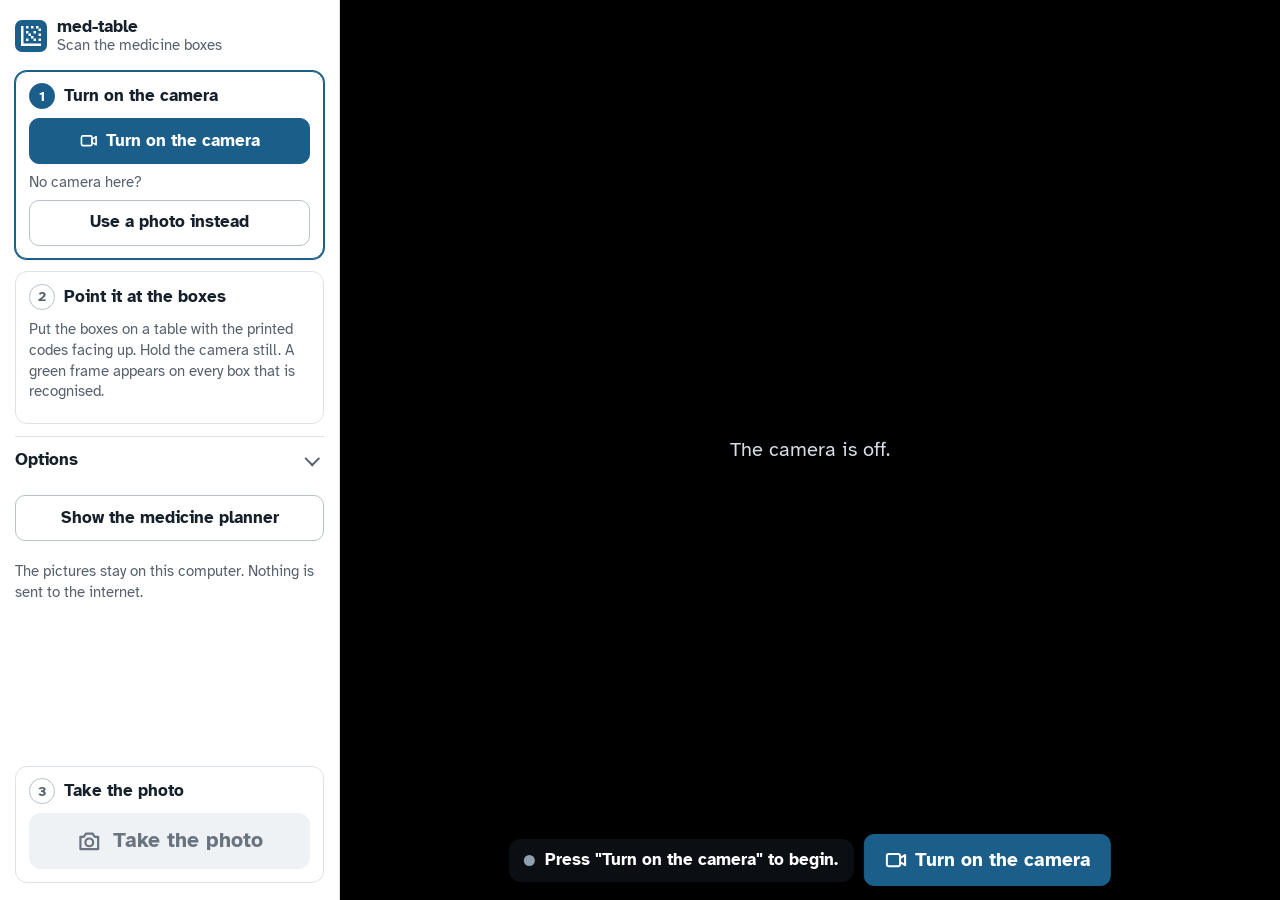
<file: web/camera.html>
<!doctype html>
<html lang="en">
<head>
<meta charset="utf-8">
<title>Scan the medicine boxes</title>
<meta name="viewport" content="width=device-width, initial-scale=1, viewport-fit=cover">
<link rel="icon" href="./favicon.svg" type="image/svg+xml">
<link rel="stylesheet" href="./ui.css">
<style>
  #video, #fake { position: absolute; left: 0; top: 0; width: 100%; height: 100%; object-fit: contain; display: none; }
  #idle { position: absolute; inset: 0; display: flex; align-items: center; justify-content: center; color: #d5dde6; font-size: 1.2rem; text-align: center; padding: 1.5rem; }
  label.btn { display: flex; align-items: center; justify-content: center; text-align: center; }
  #sticky { position: sticky; bottom: 0; background: var(--paper); padding: .4rem 0 .2rem; margin-top: auto; }
  #applink { display: none; padding: 1rem; line-height: 1.5; }
</style>
</head>
<body>
<aside id="side" aria-label="Controls">
  <div class="top">
    <img class="mark" src="./favicon.svg" alt="">
    <div class="names"><b>med-table</b><h1>Scan the medicine boxes</h1></div>
  </div>

  <section class="step current" id="step1" aria-labelledby="h1">
    <h2 id="h1"><b>1</b> Turn on the camera</h2>
    <button class="btn primary" id="btnStart"><svg viewBox="0 0 24 24" fill="none" stroke="currentColor" stroke-width="2" stroke-linecap="round" stroke-linejoin="round" aria-hidden="true"><rect x="3" y="6" width="13" height="12" rx="2"/><path d="M16 10l5-3v10l-5-3z"/></svg>Turn on the camera</button>
    <button class="btn" id="btnFlip" style="display:none; margin-top:.4rem">Use the other camera</button>
    <div id="error" role="alert"></div>
    <p>No camera here? <label class="btn" style="margin-top:.4rem">Use a photo instead<input type="file" id="fakeFile" accept="image/*" style="display:none"></label></p>
  </section>

  <section class="step" id="step2" aria-labelledby="h2">
    <h2 id="h2"><b>2</b> Point it at the boxes</h2>
    <p id="hint">Put the boxes on a table with the printed codes facing up. Hold the camera still. A green frame appears on every box that is recognised.</p>
    <div class="row" style="margin-top:.5rem">
      <button class="btn small" id="btnZoomOut" style="display:none" aria-label="Zoom out">Zoom -</button>
      <button class="btn small" id="btnZoomIn" style="display:none" aria-label="Zoom in">Zoom +</button>
      <button class="btn small" id="btnLight" style="display:none" aria-pressed="false">Light</button>
    </div>
  </section>

  <details class="fold options-block">
    <summary>Options</summary>
    <div class="textsize"><span>Text size</span><span class="seg" role="group" aria-label="Text size">
      <button id="textSmaller" aria-pressed="true">Normal</button><button id="textBigger" aria-pressed="false">Large</button></span></div>
    <section class="options" aria-label="Options">
      <label><input type="checkbox" id="live" checked> Mark the boxes while the camera is on</label>
      <label><input type="checkbox" id="voice"> Read the messages aloud</label>
    </section>
  </details>

  <button class="btn" id="btnPlanner">Show the medicine planner</button>
  <p class="help">The pictures stay on this computer. Nothing is sent to the internet.</p>

  <div id="sticky">
    <section class="step" id="step3" aria-labelledby="h3">
      <h2 id="h3"><b>3</b> Take the photo</h2>
      <button id="shutter" disabled><svg viewBox="0 0 24 24" fill="none" stroke="currentColor" stroke-width="2" stroke-linecap="round" stroke-linejoin="round" aria-hidden="true"><path d="M4 8h3l2-3h6l2 3h3v11H4z"/><circle cx="12" cy="13" r="3.5"/></svg>Take the photo</button>
    </section>
  </div>
</aside>

<div id="stage">
  <video id="video" playsinline muted autoplay aria-label="Camera picture"></video>
  <canvas id="fake" role="img" aria-label="Photo used instead of the camera"></canvas>
  <canvas id="overlay" aria-hidden="true"></canvas>
  <div id="sweep"></div>
  <div id="idle">The camera is off.</div>
  <div class="hud chips"><span class="chip" id="camChip" style="display:none"></span><span class="chip" id="scanChip" style="display:none"></span></div>
  <div id="toast" class="hud" role="status" aria-live="polite"></div>
  <div id="dock">
    <div id="advice" role="status" aria-live="polite">Press "Turn on the camera" to begin.</div>
    <div id="dockActions">
      <button class="btn primary" id="stageStart"><svg viewBox="0 0 24 24" fill="none" stroke="currentColor" stroke-width="2" stroke-linecap="round" stroke-linejoin="round" aria-hidden="true"><rect x="3" y="6" width="13" height="12" rx="2"/><path d="M16 10l5-3v10l-5-3z"/></svg>Turn on the camera</button>
      <button class="btn primary" id="stageShoot" style="display:none"><svg viewBox="0 0 24 24" fill="none" stroke="currentColor" stroke-width="2" stroke-linecap="round" stroke-linejoin="round" aria-hidden="true"><path d="M4 8h3l2-3h6l2 3h3v11H4z"/><circle cx="12" cy="13" r="3.5"/></svg>Take the photo</button>
    </div>
  </div>
</div>

<aside id="panel" aria-label="Medicine planner">
  <div id="panelbar"><span>Medicine planner</span><span><a id="openApp" target="_blank" rel="noopener">Open in a new tab</a><button class="btn small" id="btnClose">Back to the camera</button></span></div>
  <iframe id="app" title="Medicine planner"></iframe>
  <div id="applink">The planner is a separate page. <a id="applink2" target="_blank" rel="noopener">Open the planner</a> in another tab (a phone shows a certificate warning once), then come back here to take photos: the planner loads each new photo by itself.</div>
</aside>
<script type="module" src="./camera.js"></script>
</body>
</html>
</file>
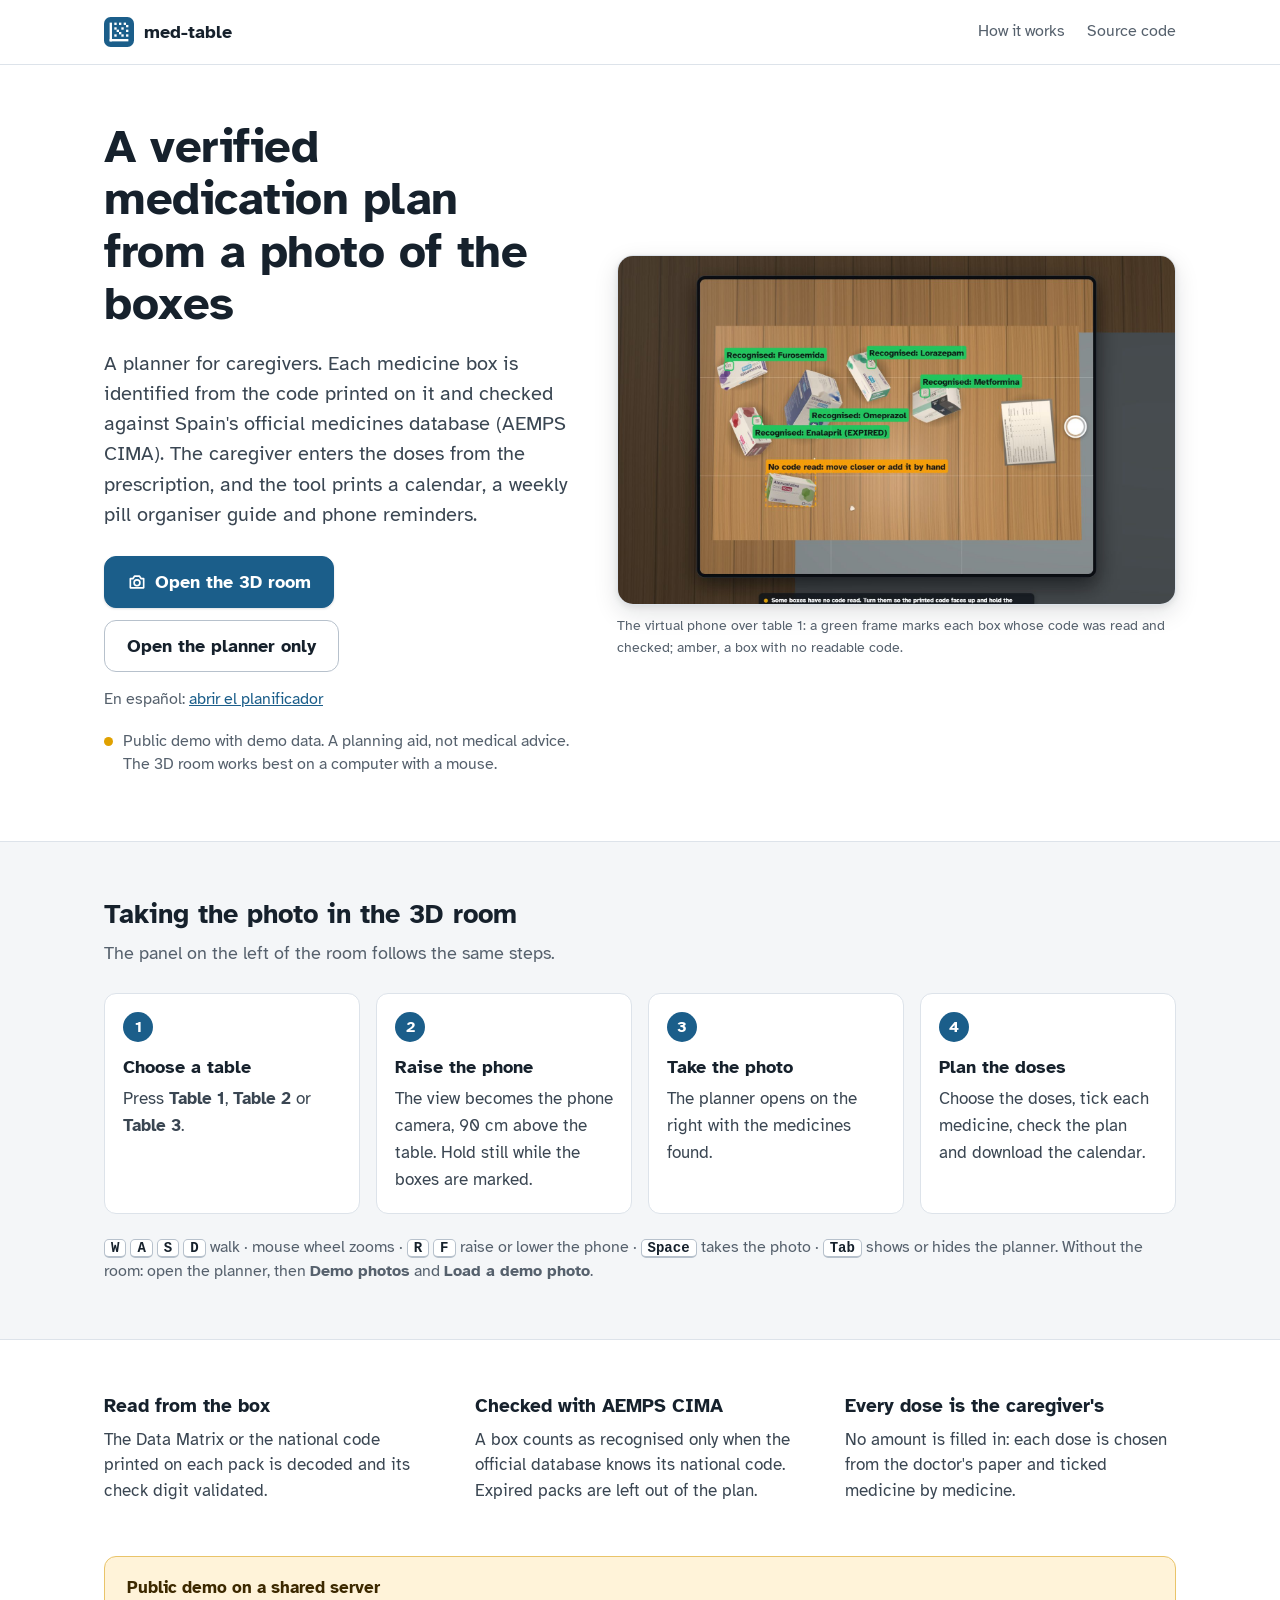
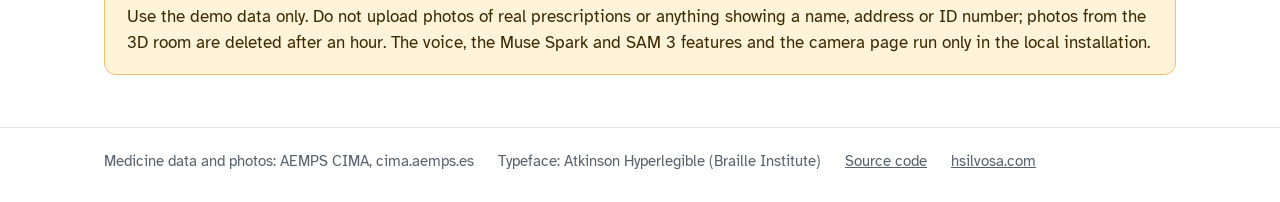
<file: web/welcome.html>
<!doctype html>
<html lang="en">
<head>
<meta charset="utf-8">
<meta name="viewport" content="width=device-width, initial-scale=1">
<title>med-table · a verified medication plan from a photo of the boxes</title>
<meta name="description" content="Each medicine box is identified from the code printed on it and checked against AEMPS CIMA. The caregiver enters the doses from the prescription; the tool prints a calendar, a weekly pill organiser guide and phone reminders.">
<link rel="icon" href="./favicon.svg" type="image/svg+xml">
<meta property="og:type" content="website">
<meta property="og:title" content="med-table">
<meta property="og:description" content="A verified medication plan from a photo of the boxes. Public demo with demo data.">
<meta property="og:image" content="https://medtable.hsilvosa.com/assets/og.jpg">
<meta property="og:url" content="https://medtable.hsilvosa.com/">
<meta name="twitter:card" content="summary_large_image">
<link rel="preload" href="./fonts/atkinson-400.woff2" as="font" type="font/woff2" crossorigin>
<link rel="preload" href="./fonts/atkinson-700.woff2" as="font" type="font/woff2" crossorigin>
<link rel="stylesheet" href="./tokens.css">
<style>
  * { box-sizing: border-box; }
  html { font-size: 18px; }
  body { margin: 0; font-family: var(--mt-font); color: var(--mt-ink); background: var(--mt-surface); line-height: 1.5; }
  a { color: var(--mt-accent); }
  :focus-visible { outline: 3px solid var(--mt-focus); outline-offset: 2px; }
  .wrap { max-width: 1120px; margin: 0 auto; padding: 0 24px; }

  header.bar { border-bottom: 1px solid var(--mt-line); }
  header.bar .wrap { display: flex; align-items: center; gap: 12px; height: 64px; }
  .brand { display: flex; align-items: center; gap: 10px; color: var(--mt-ink); text-decoration: none; font-weight: 700; }
  .brand img { width: 30px; height: 30px; }
  header nav { margin-left: auto; display: flex; gap: 22px; font-size: var(--mt-fs-sm); }
  header nav a { color: var(--mt-muted); text-decoration: none; }
  header nav a:hover { color: var(--mt-ink); text-decoration: underline; }

  .hero { display: grid; grid-template-columns: minmax(0, 5fr) minmax(0, 6fr); gap: 48px; align-items: center; padding: 56px 24px 48px; }
  .hero h1 { font-size: 2.6rem; line-height: 1.12; margin: 0 0 18px; letter-spacing: -.01em; }
  .hero .lead { font-size: 1.12rem; color: #3a4652; margin: 0 0 26px; max-width: 34rem; }
  .actions { display: flex; flex-wrap: wrap; gap: 12px; margin-bottom: 22px; }
  .go { display: inline-flex; align-items: center; gap: 8px; min-height: 52px; padding: 0 22px; border-radius: var(--mt-radius); font-weight: 700; text-decoration: none; border: 1px solid var(--mt-line-strong); color: var(--mt-ink); background: var(--mt-surface); }
  .go:hover { border-color: var(--mt-accent); }
  .go.primary { background: var(--mt-accent); color: #fff; border-color: var(--mt-accent); box-shadow: var(--mt-shadow); }
  .go.primary:hover { background: var(--mt-accent-hover); }
  .go svg { width: 20px; height: 20px; }
  .alt-lang { margin: -6px 0 18px; font-size: var(--mt-fs-sm); color: var(--mt-muted); }
  .demo-note { font-size: var(--mt-fs-sm); color: var(--mt-muted); display: flex; gap: 10px; align-items: flex-start; max-width: 34rem; }
  .demo-note::before { content: ""; flex: none; width: 9px; height: 9px; margin-top: .45em; border-radius: 50%; background: #e0a100; }
  .shot { margin: 0; }
  .shot img { display: block; width: 100%; height: auto; border-radius: var(--mt-radius-lg); box-shadow: var(--mt-shadow-lg); border: 1px solid var(--mt-line); background: #0e1319; }
  .shot figcaption { font-size: .8rem; color: var(--mt-muted); margin-top: 10px; }

  section.band { background: var(--mt-bg); border-top: 1px solid var(--mt-line); border-bottom: 1px solid var(--mt-line); padding: 52px 0 56px; }
  h2 { font-size: 1.5rem; margin: 0 0 6px; }
  .sub { color: var(--mt-muted); margin: 0 0 26px; }
  ol.steps { list-style: none; padding: 0; margin: 0; display: grid; grid-template-columns: repeat(4, minmax(0, 1fr)); gap: 16px; counter-reset: n; }
  ol.steps li { background: var(--mt-surface); border: 1px solid var(--mt-line); border-radius: var(--mt-radius); padding: 18px 18px 20px; counter-increment: n; }
  ol.steps li::before { content: counter(n); display: inline-flex; align-items: center; justify-content: center; width: 30px; height: 30px; border-radius: 50%; background: var(--mt-accent); color: #fff; font-weight: 700; font-size: .9rem; margin-bottom: 12px; }
  ol.steps b { display: block; margin-bottom: 4px; }
  ol.steps span { color: #3a4652; font-size: .95rem; }
  .keys { margin: 22px 0 0; font-size: var(--mt-fs-sm); color: var(--mt-muted); }
  kbd { background: var(--mt-surface); border: 1px solid var(--mt-line-strong); border-bottom-width: 2px; border-radius: 5px; padding: 0 6px; font: 700 .78rem ui-monospace, "Cascadia Mono", monospace; color: var(--mt-ink); }

  .facts { display: grid; grid-template-columns: repeat(3, minmax(0, 1fr)); gap: 40px; padding: 52px 24px; }
  .facts h3 { font-size: 1.05rem; margin: 0 0 6px; }
  .facts p { margin: 0; color: #3a4652; font-size: .95rem; }

  .notice { border: 1px solid var(--mt-warn-line); background: var(--mt-warn-soft); border-radius: var(--mt-radius); padding: 18px 22px; margin: 0 0 52px; font-size: .95rem; color: #3d2900; }
  .notice b { display: block; margin-bottom: 4px; }

  footer { border-top: 1px solid var(--mt-line); padding: 22px 0 30px; font-size: .82rem; color: var(--mt-muted); }
  footer .wrap { display: flex; flex-wrap: wrap; gap: 8px 24px; }
  footer a { color: var(--mt-muted); }

  @media (max-width: 900px) {
    .hero { grid-template-columns: 1fr; gap: 30px; padding-top: 34px; }
    .facts { padding: 40px 24px; }
    .hero h1 { font-size: 2rem; }
    ol.steps { grid-template-columns: repeat(2, minmax(0, 1fr)); }
    .facts { grid-template-columns: 1fr; gap: 22px; }
  }
  @media (max-width: 560px) {
    html { font-size: 17px; }
    header nav a.optional { display: none; }
    ol.steps { grid-template-columns: 1fr; }
    .go { width: 100%; justify-content: center; }
  }
</style>
</head>
<body>
<header class="bar"><div class="wrap">
  <a class="brand" href="./"><img src="./favicon.svg" alt="">med-table</a>
  <nav aria-label="Links">
    <a class="optional" href="https://github.com/hsilvosa/med-table-meta-hackathon#readme" target="_blank" rel="noopener">How it works</a>
    <a href="https://github.com/hsilvosa/med-table-meta-hackathon" target="_blank" rel="noopener">Source code</a>
  </nav>
</div></header>

<main>
  <div class="wrap hero">
    <div>
      <h1>A verified medication plan from a photo of the boxes</h1>
      <p class="lead">A planner for caregivers. Each medicine box is identified from the code printed on it and checked against Spain's official medicines database (AEMPS CIMA). The caregiver enters the doses from the prescription, and the tool prints a calendar, a weekly pill organiser guide and phone reminders.</p>
      <div class="actions">
        <a class="go primary" href="index.html">
          <svg viewBox="0 0 24 24" fill="none" stroke="currentColor" stroke-width="2" stroke-linecap="round" stroke-linejoin="round" aria-hidden="true"><path d="M4 8h3l2-3h6l2 3h3v11H4z"/><circle cx="12" cy="13" r="3.5"/></svg>
          Open the 3D room</a>
        <a class="go" href="app/">Open the planner only</a>
      </div>
      <p class="alt-lang" lang="es">En español: <a href="app/?lang=es">abrir el planificador</a></p>
      <p class="demo-note">Public demo with demo data. A planning aid, not medical advice. The 3D room works best on a computer with a mouse.</p>
    </div>
    <figure class="shot">
      <img src="./assets/room.jpg" width="1600" height="1000" alt="The 3D room: the virtual phone held over a table of medicine boxes, with a green frame on each box whose code was read">
      <figcaption>The virtual phone over table 1: a green frame marks each box whose code was read and checked; amber, a box with no readable code.</figcaption>
    </figure>
  </div>

  <section class="band">
    <div class="wrap">
      <h2>Taking the photo in the 3D room</h2>
      <p class="sub">The panel on the left of the room follows the same steps.</p>
      <ol class="steps">
        <li><b>Choose a table</b><span>Press <b style="display:inline">Table 1</b>, <b style="display:inline">Table 2</b> or <b style="display:inline">Table 3</b>.</span></li>
        <li><b>Raise the phone</b><span>The view becomes the phone camera, 90 cm above the table. Hold still while the boxes are marked.</span></li>
        <li><b>Take the photo</b><span>The planner opens on the right with the medicines found.</span></li>
        <li><b>Plan the doses</b><span>Choose the doses, tick each medicine, check the plan and download the calendar.</span></li>
      </ol>
      <p class="keys"><kbd>W</kbd> <kbd>A</kbd> <kbd>S</kbd> <kbd>D</kbd> walk · mouse wheel zooms · <kbd>R</kbd> <kbd>F</kbd> raise or lower the phone · <kbd>Space</kbd> takes the photo · <kbd>Tab</kbd> shows or hides the planner. Without the room: open the planner, then <b>Demo photos</b> and <b>Load a demo photo</b>.</p>
    </div>
  </section>

  <div class="wrap facts">
    <div><h3>Read from the box</h3><p>The Data Matrix or the national code printed on each pack is decoded and its check digit validated.</p></div>
    <div><h3>Checked with AEMPS CIMA</h3><p>A box counts as recognised only when the official database knows its national code. Expired packs are left out of the plan.</p></div>
    <div><h3>Every dose is the caregiver's</h3><p>No amount is filled in: each dose is chosen from the doctor's paper and ticked medicine by medicine.</p></div>
  </div>

  <div class="wrap">
    <div class="notice"><b>Public demo on a shared server</b>Use the demo data only. Do not upload photos of real prescriptions or anything showing a name, address or ID number; photos from the 3D room are deleted after an hour. The voice, the Muse Spark and SAM 3 features and the camera page run only in the local installation.</div>
  </div>
</main>

<footer><div class="wrap">
  <span>Medicine data and photos: AEMPS CIMA, cima.aemps.es</span>
  <span>Typeface: Atkinson Hyperlegible (Braille Institute)</span>
  <a href="https://github.com/hsilvosa/med-table-meta-hackathon" target="_blank" rel="noopener">Source code</a>
  <a href="https://hsilvosa.com" target="_blank" rel="noopener">hsilvosa.com</a>
</div></footer>
</body>
</html>
</file>
<file: web/ui.css>
/* Shared by the 3D room (index.html) and the camera page (camera.html); the colours, type and shapes come from tokens.css.
   Built for people who may be over 80 or have poor eyesight: large text that the user can enlarge, high contrast (every text/background pair is at least
   4.5:1), buttons at least 44 px tall, a clear focus ring, no meaning carried by colour alone, no required hover, motion that can be turned off. */
@import url("./tokens.css");
:root { --side: 20rem; --panel: 31rem; --ink: var(--mt-ink); --muted: var(--mt-muted); --line: var(--mt-line); --paper: var(--mt-surface);
        --soft: var(--mt-subtle); --brand: var(--mt-accent); --brand-soft: var(--mt-accent-soft); --good: var(--mt-ok); --mid: var(--mt-warn); --bad: var(--mt-bad);
        --focus: var(--mt-focus); --hud: rgba(14, 19, 25, .8); }
* { box-sizing: border-box; }
html { font-size: 17px; -webkit-text-size-adjust: 100%; }
html.big { font-size: 21px; }
html, body { margin: 0; height: 100%; overflow: hidden; background: #0e1319; color: var(--mt-ink); font-family: var(--mt-font); line-height: 1.4; }
body { display: flex; height: 100dvh; }
:focus-visible { outline: 3px solid var(--mt-focus); outline-offset: 2px; }
button, input, label, select { font: inherit; }
a { color: var(--mt-accent); }

/* ---- side panel ------------------------------------------------------------------------------------------------------ */
#side { flex: none; width: var(--side); max-width: 100vw; height: 100%; overflow-y: auto; background: var(--mt-surface); border-right: 1px solid var(--mt-line);
        padding: 1rem .9rem .8rem; display: flex; flex-direction: column; gap: .7rem; }
.top { display: flex; align-items: center; gap: .6rem; padding-bottom: .2rem; }
.top .mark { flex: none; width: 32px; height: 32px; }
.top .names { display: flex; flex-direction: column; line-height: 1.2; min-width: 0; flex: 1; }
.top .names b { font-size: var(--mt-fs-md); }
.top .names a { font-weight: 700; font-size: var(--mt-fs-md); color: var(--mt-ink); text-decoration: none; }
#side h1 { font-size: var(--mt-fs-sm); font-weight: 400; color: var(--mt-muted); margin: 0; }
.top > h1 { flex: 1; font-size: var(--mt-fs-lg) !important; font-weight: 700 !important; color: var(--mt-ink) !important; }     /* camera page */

.step { border: 1px solid var(--mt-line); border-radius: var(--mt-radius); padding: .7rem .75rem .75rem; background: var(--mt-surface); transition: border-color .2s, box-shadow .2s; }
.step.current { border-color: var(--mt-accent); box-shadow: 0 0 0 1px var(--mt-accent), var(--mt-shadow); }
.step h2 { font-size: var(--mt-fs-md); margin: 0 0 .55rem; display: flex; align-items: center; gap: .55rem; }
.step h2 b { flex: none; width: 1.5rem; height: 1.5rem; border-radius: 50%; border: 1.5px solid var(--mt-line-strong); color: var(--mt-muted); font-size: .8rem;
             display: inline-flex; align-items: center; justify-content: center; }
.step.current h2 b { background: var(--mt-accent); border-color: var(--mt-accent); color: #fff; }
.step p, .help { margin: .45rem 0 0; font-size: var(--mt-fs-sm); color: var(--mt-muted); line-height: 1.4; }
.row { display: flex; gap: .4rem; }

.btn { min-height: 46px; min-width: 46px; padding: .45rem .8rem; border: 1px solid var(--mt-line-strong); border-radius: 10px; background: var(--mt-surface); color: var(--mt-ink);
       font-size: var(--mt-fs-md); font-weight: 700; cursor: pointer; line-height: 1.2; touch-action: manipulation; display: inline-flex; align-items: center; justify-content: center; gap: .45rem;
       text-align: center; transition: background .15s, border-color .15s; }
.btn:hover { border-color: var(--mt-accent); background: #f7fafc; }
.btn.primary { background: var(--mt-accent); color: #fff; border-color: var(--mt-accent); }
.btn.primary:hover { background: var(--mt-accent-hover); }
.btn.on { background: var(--mt-accent-soft); color: var(--mt-accent); border-color: var(--mt-accent); }
.btn:disabled { opacity: .5; cursor: default; }
.btn svg { flex: none; width: 1.15em; height: 1.15em; }
.btn.wide, .step > .btn, #side > .btn { width: 100%; }
.row .btn { flex: 1; padding-left: .2rem; padding-right: .2rem; }
.btn.small { min-height: 40px; min-width: 40px; padding: .2rem .65rem; font-size: var(--mt-fs-sm); }
.btn.warn { border-color: var(--mt-warn-line); background: var(--mt-warn-soft); color: var(--mt-warn); }
.btn.ghost { border-color: transparent; background: transparent; }
.btn.ghost:hover { background: var(--mt-subtle); border-color: transparent; }

/* the one main action */
#shutter { width: 100%; min-height: 56px; font-size: var(--mt-fs-lg); font-weight: 700; border-radius: var(--mt-radius); border: 0; background: var(--mt-accent); color: #fff; cursor: pointer;
           touch-action: manipulation; display: flex; align-items: center; justify-content: center; gap: .6rem; box-shadow: var(--mt-shadow); transition: background .15s, transform .1s; }
#shutter svg { width: 1.25em; height: 1.25em; }
#shutter:disabled { background: var(--mt-subtle); color: #69747f; box-shadow: none; cursor: default; }
#shutter:not(:disabled):hover { background: var(--mt-accent-hover); } #shutter:not(:disabled):active { transform: scale(.98); }

/* distance meter: a coloured dot and a short line, under "Raise the phone" */
#gauge { margin-top: .55rem; display: flex; align-items: flex-start; gap: .5rem; font-size: var(--mt-fs-sm); font-weight: 700; line-height: 1.35; color: var(--mt-ink); }
#gauge::before { content: ""; flex: none; width: .65rem; height: .65rem; margin-top: .32em; border-radius: 50%; background: var(--mt-line-strong); }
#gauge.good::before { background: #22a06b; } #gauge.mid::before { background: #e0a100; } #gauge.bad::before { background: #d9473a; }

#error { display: none; background: var(--mt-bad-soft); color: #5c1009; border: 1px solid #eba5a5; border-radius: var(--mt-radius-sm); padding: .5rem .6rem; font-size: var(--mt-fs-sm); line-height: 1.35; margin-top: .4rem; }

/* folded sections: options, keys */
details.fold { border-top: 1px solid var(--mt-line); }
details.fold summary { cursor: pointer; font-weight: 700; min-height: 46px; display: flex; align-items: center; justify-content: space-between; list-style: none; font-size: var(--mt-fs-md); }
details.fold summary::-webkit-details-marker { display: none; }
details.fold summary::after { content: ""; width: .5rem; height: .5rem; border-right: 2px solid var(--mt-muted); border-bottom: 2px solid var(--mt-muted); transform: rotate(45deg); margin: 0 .35rem .25rem 0; transition: transform .2s; }
details.fold[open] summary::after { transform: rotate(-135deg); margin-bottom: -.2rem; }
.options { display: flex; flex-direction: column; gap: .1rem; padding-bottom: .4rem; }
.options label { display: flex; gap: .6rem; align-items: center; min-height: 44px; font-size: var(--mt-fs-sm); cursor: pointer; }
.options input[type=checkbox] { width: 1.25rem; height: 1.25rem; flex: none; accent-color: var(--mt-accent); }
.textsize { display: flex; align-items: center; justify-content: space-between; gap: .5rem; font-size: var(--mt-fs-sm); min-height: 46px; }
.seg { display: inline-flex; border: 1px solid var(--mt-line-strong); border-radius: 10px; overflow: hidden; }
.seg button { border: 0; background: var(--mt-surface); padding: .3rem .85rem; min-height: 40px; font-weight: 700; font-size: var(--mt-fs-sm); cursor: pointer; color: var(--mt-ink); }
.seg button + button { border-left: 1px solid var(--mt-line-strong); }
.seg button[aria-pressed="true"] { background: var(--mt-accent); color: #fff; }
.keys { margin: 0 0 .6rem; display: grid; grid-template-columns: auto 1fr; gap: .4rem .7rem; font-size: var(--mt-fs-sm); align-items: center; }
.keys dt, .keys dd { margin: 0; }
.keys dd { color: var(--mt-muted); }
kbd { background: var(--mt-surface); border: 1px solid var(--mt-line-strong); border-bottom-width: 2px; border-radius: 5px; padding: 1px 6px; font: 700 .78rem ui-monospace, "Cascadia Mono", monospace; white-space: nowrap; color: var(--mt-ink); }
.foot { margin-top: auto; padding-top: .5rem; font-size: .8rem; color: var(--mt-muted); line-height: 1.45; border-top: 1px solid var(--mt-line); }
.foot a { color: var(--mt-muted); }

/* ---- the picture --------------------------------------------------------------------------------------------------- */
#stage { position: relative; flex: 1; min-width: 0; height: 100%; overflow: hidden; background: #000; }
.hud { position: absolute; pointer-events: none; }
/* one status bar at the top: mode, where, what the live preview found */
.chips { left: 50%; top: .7rem; transform: translateX(-50%); display: flex; align-items: center; max-width: calc(100% - 1.4rem); background: var(--hud); border-radius: 999px;
         padding: .3rem .35rem; box-shadow: 0 4px 16px rgba(0,0,0,.25); }
.chip { color: #fff; padding: .1rem .75rem; font-size: var(--mt-fs-sm); font-weight: 700; white-space: nowrap; overflow: hidden; text-overflow: ellipsis; }
.chip:empty { display: none !important; }
.chips:not(:has(.chip:not(:empty))) { display: none; }
.chip + .chip { border-left: 1px solid rgba(255,255,255,.25); }
.chip:first-child { color: #c3d1de; font-weight: 400; }
#toast { left: 50%; top: 6rem; transform: translateX(-50%); font-size: var(--mt-fs-md); background: var(--mt-surface); color: var(--mt-ink); padding: .65rem 1.1rem; border-radius: var(--mt-radius);
         opacity: 0; transition: opacity .3s; max-width: min(90%, 36rem); text-align: center; box-shadow: var(--mt-shadow-lg); z-index: 3; }
#overlay { position: absolute; pointer-events: none; }
#sweep { position: absolute; left: 0; right: 0; height: 3px; top: 0; display: none; background: linear-gradient(90deg, transparent, #7ee2a8, transparent); box-shadow: 0 0 12px 2px rgba(126,226,168,.6);
         animation: sweep 1.3s ease-in-out infinite alternate; pointer-events: none; }
@keyframes sweep { from { top: var(--t0, 0px); } to { top: var(--t1, 100%); } }

/* the next step, in one sentence, at the bottom of the picture: a dot gives the level, the words say it */
#advice { margin-top: .4rem; padding: .6rem .9rem; border-radius: var(--mt-radius); font-size: var(--mt-fs-md); font-weight: 700; line-height: 1.35; background: var(--mt-subtle); color: var(--mt-ink);
          display: flex; align-items: flex-start; gap: .6rem; }
#advice::before { content: ""; flex: none; width: .65rem; height: .65rem; margin-top: .37em; border-radius: 50%; background: #8fa0b1; }
#advice.good::before { background: #22a06b; } #advice.mid::before { background: #e0a100; } #advice.bad::before { background: #d9473a; }
#stage > #advice { position: absolute; left: 50%; transform: translateX(-50%); bottom: .7rem; margin: 0; width: max-content; max-width: min(calc(100% - 1.4rem), 46rem);
                   background: var(--hud); color: #fff; box-shadow: 0 4px 16px rgba(0,0,0,.3); pointer-events: none; }      /* camera page */
/* the room: the sentence and the button that does it, side by side at the bottom of the picture */
#dock { position: absolute; left: 50%; bottom: .8rem; transform: translateX(-50%); display: flex; flex-wrap: wrap; justify-content: center; align-items: center; gap: .5rem .6rem;
        width: max-content; max-width: calc(100% - 1.4rem); z-index: 2; }
#dock #advice { margin: 0; background: var(--hud); color: #fff; box-shadow: 0 4px 16px rgba(0,0,0,.3); min-width: 0; flex: 1 1 18rem; max-width: 40rem; }
#dockActions { display: flex; gap: .5rem; flex: none; }
#dockActions .btn { min-height: 52px; padding: .5rem 1.1rem; font-size: var(--mt-fs-md); box-shadow: 0 4px 16px rgba(0,0,0,.3); white-space: nowrap; }
#dockActions .btn:not(.primary) { background: var(--mt-surface); }
#dockActions .btn.primary { font-size: 1.1rem; }
#dockActions .btn svg { width: 1.3em; height: 1.3em; }
#side > #advice.good { background: var(--mt-ok-soft); } #side > #advice.mid { background: var(--mt-warn-soft); } #side > #advice.bad { background: var(--mt-bad-soft); }

/* ---- planner panel ------------------------------------------------------------------------------------------------- */
#resizer { display: none; flex: none; width: 10px; margin: 0 -5px; z-index: 5; cursor: col-resize; position: relative; touch-action: none; }
#resizer::after { content: ""; position: absolute; left: 3px; top: 50%; width: 4px; height: 48px; margin-top: -24px; border-radius: 3px; background: var(--mt-line-strong); }
#resizer:hover::after, #resizer.drag::after { background: var(--mt-accent); }
body.planner #resizer { display: block; }
body.resizing, body.resizing * { cursor: col-resize !important; user-select: none; }
body.resizing #app { pointer-events: none; }
#panel { display: none; flex-direction: column; flex: none; width: min(var(--panel), 62vw); min-width: 22rem; height: 100%; background: var(--mt-surface); border-left: 1px solid var(--mt-line); }
body.planner #panel { display: flex; }
body.planner #modeChip { display: none; }      /* a narrower picture: the status bar keeps what matters */
#panelbar { display: flex; justify-content: space-between; align-items: center; gap: .5rem; padding: .4rem .5rem .4rem .9rem; border-bottom: 1px solid var(--mt-line); font-weight: 700; min-height: 3.1rem; }
#panelbar > span:last-child { display: flex; align-items: center; gap: .2rem; }
#panelbar a { font-weight: 400; font-size: var(--mt-fs-sm); margin-right: .4rem; color: var(--mt-muted); }
#app { flex: 1; width: 100%; border: 0; background: var(--mt-surface); }

/* small screens: the picture on top, the controls below, the planner over everything */
@media (max-width: 860px) {
  html { font-size: 16px; } html.big { font-size: 20px; }
  body { flex-direction: column; }
  #stage { order: 1; flex: none; height: 52dvh; }
  #side { order: 2; width: 100%; flex: 1; height: auto; border-right: 0; border-top: 1px solid var(--mt-line); padding-bottom: 1rem; }
  #panel { order: 3; position: fixed; inset: 0; width: 100%; min-width: 0; z-index: 20; border-left: 0; }
  body.planner #resizer { display: none; }
  .keys-block { display: none; }
  #side > #advice { margin: 0; font-size: 1.05rem; }
  #dockActions .btn { min-height: 48px; padding: .4rem .8rem; }
  #modeChip { display: none; }
}
@media (orientation: landscape) and (max-height: 520px) {
  html { font-size: 15px; }
  body { flex-direction: row; }
  #stage { order: 0; flex: 1; height: 100%; }
  #side { order: 0; width: 20rem; height: 100%; border-top: 0; border-right: 1px solid var(--mt-line); }
}
@media (prefers-reduced-motion: reduce) { #sweep { animation: none; display: none !important; } * { transition: none !important; } }
@media (prefers-contrast: more) { :root { --mt-line: #7b8691; --mt-line-strong: #4f5a64; } }
</file>
<file: web/tokens.css>
/* Design tokens shared by every page of med-table: the welcome page, the 3D room, the camera page and the planner
   (planner/style.py inlines this file). One accent colour for actions, three status colours, one typeface.

   Typeface: Atkinson Hyperlegible (Braille Institute, SIL Open Font License, web/fonts/OFL.txt), drawn so that
   similar letters (l/I/1, O/0, rn/m) stay apart for readers with low vision.
   Every text/background pair below has a contrast of at least 4.5:1. */
@font-face { font-family: "Atkinson Hyperlegible"; font-style: normal; font-weight: 400; font-display: swap; src: url("fonts/atkinson-400.woff2") format("woff2"); }
@font-face { font-family: "Atkinson Hyperlegible"; font-style: normal; font-weight: 700; font-display: swap; src: url("fonts/atkinson-700.woff2") format("woff2"); }

:root {
  --mt-font: "Atkinson Hyperlegible", system-ui, "Segoe UI", Roboto, sans-serif;

  /* neutrals */
  --mt-ink: #16212c;          /* text */
  --mt-muted: #56616d;        /* secondary text */
  --mt-line: #dde3ea;         /* hairlines, card borders */
  --mt-line-strong: #b7c1cc;  /* input and button borders */
  --mt-bg: #f4f6f8;           /* page background */
  --mt-surface: #ffffff;      /* cards, panels */
  --mt-subtle: #eef2f5;       /* quiet fills */

  /* the one accent: actions and the current step */
  --mt-accent: #1b5e8a;
  --mt-accent-hover: #164d72;
  --mt-accent-soft: #e7f0f7;

  /* status: only for state, never for decoration */
  --mt-ok: #17704a;    --mt-ok-soft: #e4f3eb;
  --mt-warn: #7a4f00;  --mt-warn-soft: #fff3d9;  --mt-warn-line: #e9c46a;
  --mt-bad: #a52a1f;   --mt-bad-soft: #fdecea;
  --mt-focus: #ffb000;

  /* type scale: three sizes plus the page title */
  --mt-fs-sm: .875rem;
  --mt-fs-md: 1rem;
  --mt-fs-lg: 1.25rem;
  --mt-fs-title: 1.75rem;

  /* shape and depth */
  --mt-radius-sm: 8px;
  --mt-radius: 12px;
  --mt-radius-lg: 16px;
  --mt-shadow: 0 1px 2px rgba(16, 24, 32, .06), 0 1px 3px rgba(16, 24, 32, .08);
  --mt-shadow-lg: 0 8px 24px rgba(16, 24, 32, .12), 0 2px 6px rgba(16, 24, 32, .08);
  --mt-space: .75rem;
}
</file>
